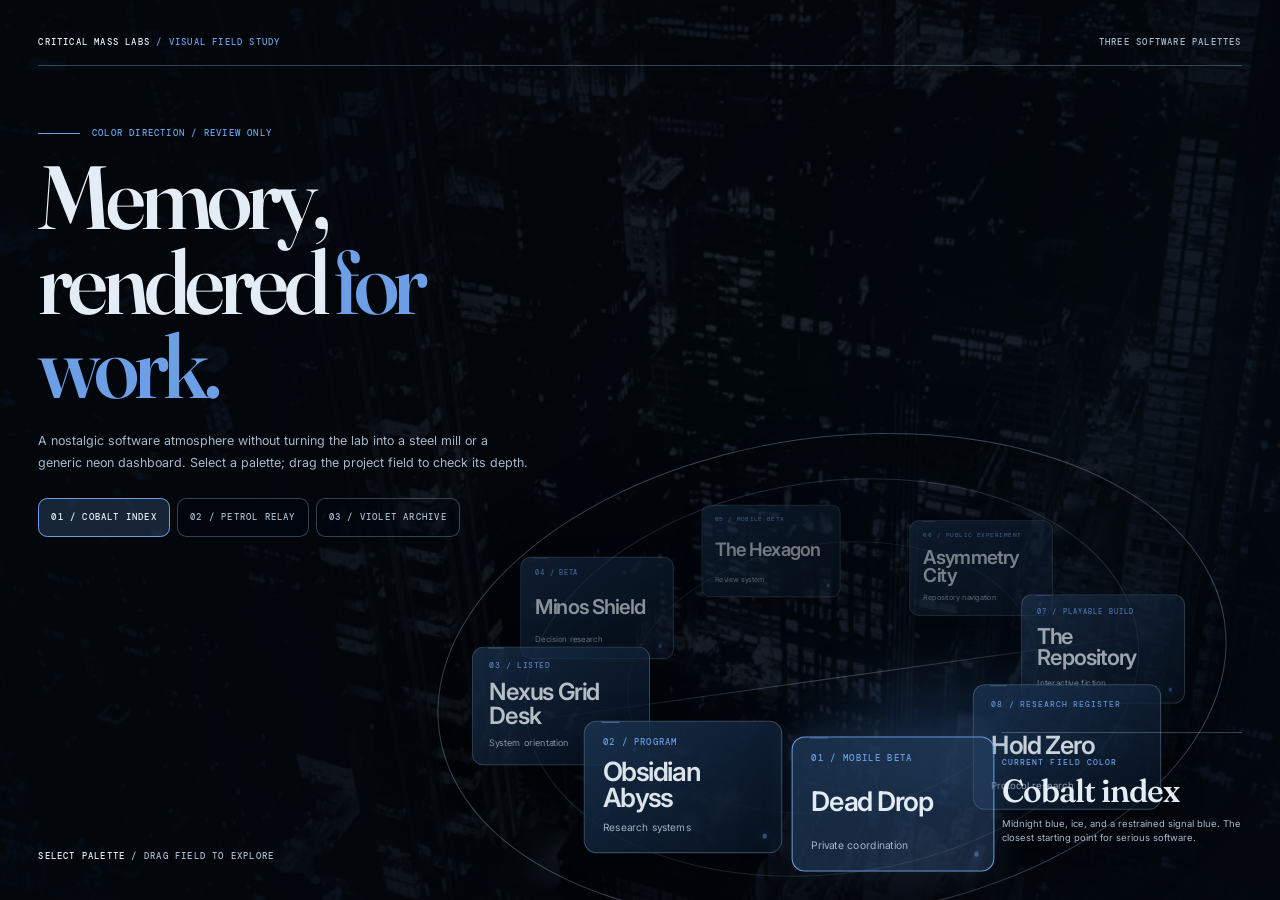
<file: prototypes/orbit-color-studies.html>
<!doctype html>
<html lang="en">
  <head>
    <meta charset="utf-8">
    <meta name="viewport" content="width=device-width, initial-scale=1">
    <title>Critical Mass Labs — Field color studies</title>
    <link rel="preconnect" href="https://fonts.googleapis.com">
    <link rel="preconnect" href="https://fonts.gstatic.com" crossorigin>
    <link href="https://fonts.googleapis.com/css2?family=DM+Mono:wght@400;500&family=Fraunces:opsz,wght,SOFT@9..144,500..650,0..100&family=Inter:wght@400;500;600&display=swap" rel="stylesheet">
    <style>
      :root { color-scheme:dark; --ink:#07111f; --ink-2:#0d223b; --paper:#e4edf5; --soft:#a6b9ca; --line:rgba(188,217,242,.28); --accent:#6c9fe6; --accent-soft:rgba(108,159,230,.2); --panel:rgba(8,20,36,.8); --panel-hi:rgba(26,51,80,.9); --halo:rgba(72,139,225,.25); --mono:"DM Mono",monospace; --display:"Fraunces",Georgia,serif; --body:Inter,Arial,sans-serif; }
      [data-palette="petrol"] { --ink:#071a20; --ink-2:#103942; --paper:#e2e8e2; --soft:#a3b9b7; --line:rgba(169,221,217,.28); --accent:#62bfc0; --accent-soft:rgba(98,191,192,.18); --panel:rgba(7,27,32,.82); --panel-hi:rgba(18,65,70,.9); --halo:rgba(68,169,163,.23); }
      [data-palette="violet"] { --ink:#120d1d; --ink-2:#2a1b46; --paper:#eee7f1; --soft:#c1aec9; --line:rgba(222,190,235,.28); --accent:#b38bd4; --accent-soft:rgba(179,139,212,.19); --panel:rgba(22,13,35,.84); --panel-hi:rgba(61,35,79,.92); --halo:rgba(162,104,205,.24); }
      * { box-sizing:border-box; }
      body { min-width:320px; margin:0; overflow:hidden; background:var(--ink); color:var(--paper); font-family:var(--body); }
      .stage { position:relative; isolation:isolate; display:grid; min-height:100svh; grid-template-rows:auto 1fr auto; overflow:hidden; padding:clamp(1.15rem,3vw,2.6rem); }
      .stage::before { position:absolute; z-index:-3; inset:0; content:""; background:url("../assets/hero-city-night.jpg") 50% 49%/cover no-repeat; filter:grayscale(1) contrast(1.1) brightness(.48); opacity:.62; }
      .stage::after { position:absolute; z-index:-2; inset:0; content:""; background:radial-gradient(ellipse 72% 85% at 66% 48%,transparent 0,rgba(1,5,13,.22) 46%,var(--ink) 105%),linear-gradient(114deg,var(--ink) 3%,rgba(7,17,31,.64) 50%,var(--ink-2) 120%); mix-blend-mode:multiply; pointer-events:none; }
      .topline { position:relative; z-index:2; display:flex; align-items:center; justify-content:space-between; gap:1rem; padding-bottom:1.1rem; border-bottom:1px solid var(--line); }
      .brand,.index,.palette button,.eyebrow,.hint { font:500 .58rem/1 var(--mono); letter-spacing:.13em; text-transform:uppercase; }
      .brand { margin:0; color:var(--paper); }.brand i { color:var(--accent); font-style:normal; }.index { margin:0; color:var(--soft); }
      .intro { position:relative; z-index:2; align-self:start; max-width:38rem; padding-top:clamp(2.1rem,7vh,6rem); }.eyebrow { display:flex; gap:.75rem; align-items:center; margin:0 0 1.05rem; color:var(--accent); }.eyebrow::before { width:2.6rem; height:1px; content:""; background:currentColor; }
      h1 { max-width:10ch; margin:0; font:550 clamp(3.25rem,7vw,7.1rem)/.94 var(--display); letter-spacing:-.06em; } h1 em { color:var(--accent); font-style:normal; }.lead { max-width:31rem; margin:1.4rem 0 0; color:var(--soft); font-size:clamp(.78rem,.95vw,.94rem); line-height:1.7; }
      .palette { position:relative; z-index:3; display:flex; flex-wrap:wrap; gap:.45rem; margin-top:1.55rem; }.palette button { min-height:2.45rem; padding:0 .75rem; border:1px solid var(--line); border-radius:.58rem; background:rgba(3,10,20,.28); color:var(--soft); cursor:pointer; transition:background .18s ease,border-color .18s ease,color .18s ease,transform .18s ease; }.palette button:hover,.palette button:focus-visible,.palette button[aria-pressed="true"] { border-color:var(--accent); background:var(--accent-soft); color:var(--paper); outline:none; }.palette button:hover { transform:translateY(-1px); }
      .orbit-shell { position:absolute; z-index:1; right:clamp(1.1rem,4vw,4rem); bottom:clamp(-2.5rem,-2vh,-.5rem); width:min(62vw,56rem); aspect-ratio:1.65/1; touch-action:none; user-select:none; cursor:grab; }.orbit-shell.is-dragging { cursor:grabbing; }.orbit-shell::before { position:absolute; inset:4% 3%; content:""; border-radius:50%; background:radial-gradient(ellipse 36% 27% at var(--light-x,58%) var(--light-y,58%),var(--halo),transparent 72%); filter:blur(1.5rem); pointer-events:none; }
      .orbit { position:absolute; inset:0; border:1px solid var(--line); border-radius:50%; box-shadow:0 1.2rem 4rem rgba(0,0,0,.35),inset 0 0 6rem rgba(0,0,0,.5); transform:rotate(-8deg); }.orbit::before,.orbit::after { position:absolute; inset:9% 11%; content:""; border:1px solid var(--line); border-radius:50%; opacity:.58; }.orbit::after { inset:22% 24%; opacity:.35; }.axis { position:absolute; top:50%; left:5%; width:90%; height:1px; background:linear-gradient(90deg,transparent,var(--line),transparent); transform:rotate(-8deg); }
      .card { position:absolute; display:flex; flex-direction:column; justify-content:space-between; width:clamp(10.15rem,15vw,15rem); min-height:clamp(6.55rem,10vw,9.1rem); padding:1rem 1.1rem; border:1px solid var(--line); border-radius:.78rem; background:linear-gradient(145deg,var(--panel-hi),var(--panel)); box-shadow:0 1rem 2.8rem rgba(0,0,0,.34); color:var(--paper); text-decoration:none; transform:translate(-50%,-50%) scale(var(--scale,1)); opacity:var(--opacity,1); transition:transform .22s ease,border-color .22s ease,background .22s ease,box-shadow .22s ease; }.card:hover,.card:focus-visible,.card.is-selected { z-index:10; border-color:var(--accent); background:linear-gradient(145deg,var(--panel-hi),var(--accent-soft)); box-shadow:0 1.1rem 3.2rem rgba(0,0,0,.42),0 0 2rem var(--accent-soft); outline:none; }.card::before { position:absolute; top:0; left:1rem; width:1.1rem; height:1px; content:""; border-radius:0 0 1rem 1rem; background:var(--accent); opacity:.5; transform-origin:left center; animation:signal 4.6s ease-in-out infinite; }.card::after { position:absolute; right:.85rem; bottom:.8rem; width:.3rem; height:.3rem; content:""; border-radius:50%; background:var(--accent); box-shadow:0 0 .75rem var(--accent); opacity:.48; animation:beacon 4.6s ease-in-out infinite; }
      .card:nth-of-type(2)::before,.card:nth-of-type(2)::after { animation-delay:-.7s; }.card:nth-of-type(3)::before,.card:nth-of-type(3)::after { animation-delay:-1.4s; }.card:nth-of-type(4)::before,.card:nth-of-type(4)::after { animation-delay:-2.1s; }.card:nth-of-type(5)::before,.card:nth-of-type(5)::after { animation-delay:-2.8s; }.card:nth-of-type(6)::before,.card:nth-of-type(6)::after { animation-delay:-3.5s; }.card:nth-of-type(7)::before,.card:nth-of-type(7)::after { animation-delay:-4.1s; }.card:nth-of-type(8)::before,.card:nth-of-type(8)::after { animation-delay:-4.45s; }.card small { color:var(--accent); font:500 .52rem/1 var(--mono); letter-spacing:.12em; text-transform:uppercase; }.card strong { margin-top:.55rem; font:600 clamp(1.25rem,2vw,2rem)/.98 var(--body); letter-spacing:-.045em; }.card span { margin-top:.55rem; color:var(--soft); font-size:.61rem; line-height:1.45; }
      .status { position:absolute; z-index:2; right:clamp(1.15rem,3vw,2.6rem); bottom:clamp(2rem,6vh,5rem); width:min(15rem,28vw); padding-top:1rem; border-top:1px solid var(--line); pointer-events:none; }.status small { color:var(--accent); font:500 .53rem var(--mono); letter-spacing:.13em; text-transform:uppercase; }.status strong { display:block; margin-top:.45rem; font:550 clamp(1.45rem,2.5vw,2.5rem)/.95 var(--display); letter-spacing:-.03em; }.status p { margin:.65rem 0 0; color:var(--soft); font-size:.59rem; line-height:1.55; }.hint { position:relative; z-index:2; margin:0; color:var(--soft); }.hint b { color:var(--paper); font-weight:500; }
      @keyframes signal { 0%,12%,100% { opacity:.3; transform:scaleX(.65); } 4% { opacity:.9; transform:scaleX(1.55); } 8% { opacity:.45; transform:scaleX(.9); } } @keyframes beacon { 0%,12%,100% { opacity:.35; transform:scale(1); } 4% { opacity:1; transform:scale(1.65); } 8% { opacity:.55; transform:scale(1.08); } }
      @media (max-width:760px) { .stage { padding:1.15rem; }.brand { font-size:.55rem; }.index { font-size:.48rem; }.intro { max-width:21rem; padding-top:2.05rem; }h1 { max-width:9ch; font-size:clamp(3rem,14vw,4.6rem); }.lead { max-width:18rem; margin-top:1rem; font-size:.72rem; }.palette { max-width:19rem; margin-top:1.15rem; }.palette button { min-height:2.2rem; padding:0 .58rem; font-size:.47rem; }.orbit-shell { right:-13rem; bottom:6rem; width:48rem; aspect-ratio:1.5/1; }.card { width:9.4rem; min-height:6.1rem; padding:.8rem; }.card strong { font-size:1.3rem; }.card span { font-size:.48rem; }.status { right:1.15rem; bottom:1.45rem; width:11.5rem; }.status p { display:none; }.hint { display:none; } }
      @media (max-height:540px) and (min-aspect-ratio:1/1) { .stage { padding:1rem 1.35rem; }.intro { max-width:24rem; padding-top:1.1rem; } h1 { font-size:clamp(2.5rem,6vw,3.8rem); }.lead { max-width:24rem; margin-top:.7rem; font-size:.6rem; }.palette { margin-top:.75rem; }.palette button { min-height:1.8rem; }.orbit-shell { right:-2.5rem; bottom:3rem; width:min(62vw,39rem); aspect-ratio:1.8/1; }.card { width:8.6rem; min-height:5.6rem; padding:.7rem; }.card strong { font-size:1.15rem; }.card span { display:none; }.status { display:none; } }
      @media (prefers-reduced-motion:reduce) { .card,.palette button { transition:none; }.card::before,.card::after { animation:none; } }
    </style>
  </head>
  <body data-palette="cobalt">
    <main class="stage">
      <header class="topline"><p class="brand">Critical Mass Labs <i>/ visual field study</i></p><p class="index">three software palettes</p></header>
      <section class="intro" aria-labelledby="study-title"><p class="eyebrow">Color direction / review only</p><h1 id="study-title">Memory, rendered <em>for work.</em></h1><p class="lead">A nostalgic software atmosphere without turning the lab into a steel mill or a generic neon dashboard. Select a palette; drag the project field to check its depth.</p><div class="palette" aria-label="Choose a color palette"><button type="button" data-palette-choice="cobalt" aria-pressed="true">01 / Cobalt index</button><button type="button" data-palette-choice="petrol" aria-pressed="false">02 / Petrol relay</button><button type="button" data-palette-choice="violet" aria-pressed="false">03 / Violet archive</button></div></section>
      <div class="orbit-shell" id="orbit" aria-label="Interactive project orbit"><div class="orbit" aria-hidden="true"></div><div class="axis" aria-hidden="true"></div><a class="card is-selected" href="#dead-drop"><small>01 / mobile beta</small><strong>Dead Drop</strong><span>Private coordination</span></a><a class="card" href="#obsidian"><small>02 / program</small><strong>Obsidian Abyss</strong><span>Research systems</span></a><a class="card" href="#nexus"><small>03 / listed</small><strong>Nexus Grid Desk</strong><span>System orientation</span></a><a class="card" href="#minos"><small>04 / beta</small><strong>Minos Shield</strong><span>Decision research</span></a><a class="card" href="#hexagon"><small>05 / mobile beta</small><strong>The Hexagon</strong><span>Review system</span></a><a class="card" href="#asymmetry"><small>06 / public experiment</small><strong>Asymmetry City</strong><span>Repository navigation</span></a><a class="card" href="#repository"><small>07 / playable build</small><strong>The Repository</strong><span>Interactive fiction</span></a><a class="card" href="#hold-zero"><small>08 / research register</small><strong>Hold Zero</strong><span>Protocol research</span></a></div>
      <aside class="status" aria-live="polite"><small>Current field color</small><strong id="palette-name">Cobalt index</strong><p id="palette-note">Midnight blue, ice, and a restrained signal blue. The closest starting point for serious software.</p></aside><p class="hint"><b>Select palette</b> / drag field to explore</p>
    </main>
    <script>
      const orbit=document.querySelector('#orbit'),cards=[...document.querySelectorAll('.card')],choices=[...document.querySelectorAll('[data-palette-choice]')],name=document.querySelector('#palette-name'),note=document.querySelector('#palette-note');
      const paletteCopy={cobalt:['Cobalt index','Midnight blue, ice, and a restrained signal blue. The closest starting point for serious software.'],petrol:['Petrol relay','Deep green-blue with cool teal. More technical equipment than heavy industry.'],violet:['Violet archive','Dark plum, mist, and an archival signal tone. The most editorial and memory-driven.']};
      let rotation=1.35,startX=0,startRotation=0,dragging=false,moved=false,tickIndex=null,audioContext=null;
      function playDetent(){const AudioContextClass=window.AudioContext||window.webkitAudioContext;if(!AudioContextClass)return;audioContext??=new AudioContextClass();if(audioContext.state==='suspended')audioContext.resume();const now=audioContext.currentTime,oscillator=audioContext.createOscillator(),gain=audioContext.createGain();oscillator.type='triangle';oscillator.frequency.setValueAtTime(780,now);gain.gain.setValueAtTime(.0001,now);gain.gain.exponentialRampToValueAtTime(.018,now+.002);gain.gain.exponentialRampToValueAtTime(.0001,now+.03);oscillator.connect(gain).connect(audioContext.destination);oscillator.start(now);oscillator.stop(now+.035);}
      function tickForRotation(){const nextTick=Math.round(rotation/(Math.PI*2/cards.length));if(tickIndex===nextTick)return;tickIndex=nextTick;playDetent();}
      function render(){const box=orbit.getBoundingClientRect(),rx=box.width*.35,ry=box.height*.27;orbit.style.setProperty('--light-x',`${(57+Math.cos(rotation-.55)*14).toFixed(2)}%`);orbit.style.setProperty('--light-y',`${(57+Math.sin(rotation-.55)*10).toFixed(2)}%`);cards.forEach((card,i)=>{const angle=rotation+i/cards.length*Math.PI*2,depth=(Math.sin(angle)+1)/2;card.style.left=`${box.width/2+Math.cos(angle)*rx}px`;card.style.top=`${box.height/2+Math.sin(angle)*ry}px`;card.style.setProperty('--scale',(.72+depth*.34).toFixed(3));card.style.setProperty('--opacity',(.48+depth*.52).toFixed(3));card.style.zIndex=String(Math.round(depth*20));});}
      choices.forEach(button=>button.addEventListener('click',()=>{const palette=button.dataset.paletteChoice;document.body.dataset.palette=palette;choices.forEach(item=>item.setAttribute('aria-pressed',String(item===button)));[name.textContent,note.textContent]=paletteCopy[palette];history.replaceState(null,'',`#${palette}`);}));
      orbit.addEventListener('pointerdown',event=>{startX=event.clientX;startRotation=rotation;dragging=true;moved=false;tickIndex=Math.round(rotation/(Math.PI*2/cards.length));orbit.classList.add('is-dragging');orbit.setPointerCapture(event.pointerId);});orbit.addEventListener('pointermove',event=>{if(!dragging)return;const delta=event.clientX-startX;moved ||= Math.abs(delta)>5;rotation=startRotation+delta/Math.max(180,orbit.clientWidth*.45);if(moved)tickForRotation();render();});orbit.addEventListener('pointerup',event=>{dragging=false;orbit.classList.remove('is-dragging');orbit.releasePointerCapture?.(event.pointerId);});cards.forEach(card=>card.addEventListener('click',event=>{event.preventDefault();if(!moved){cards.forEach(item=>item.classList.toggle('is-selected',item===card));}}));addEventListener('resize',render,{passive:true});const initial=location.hash.slice(1);if(paletteCopy[initial])document.querySelector(`[data-palette-choice="${initial}"]`).click();render();
    </script>
  </body>
</html>
</file>
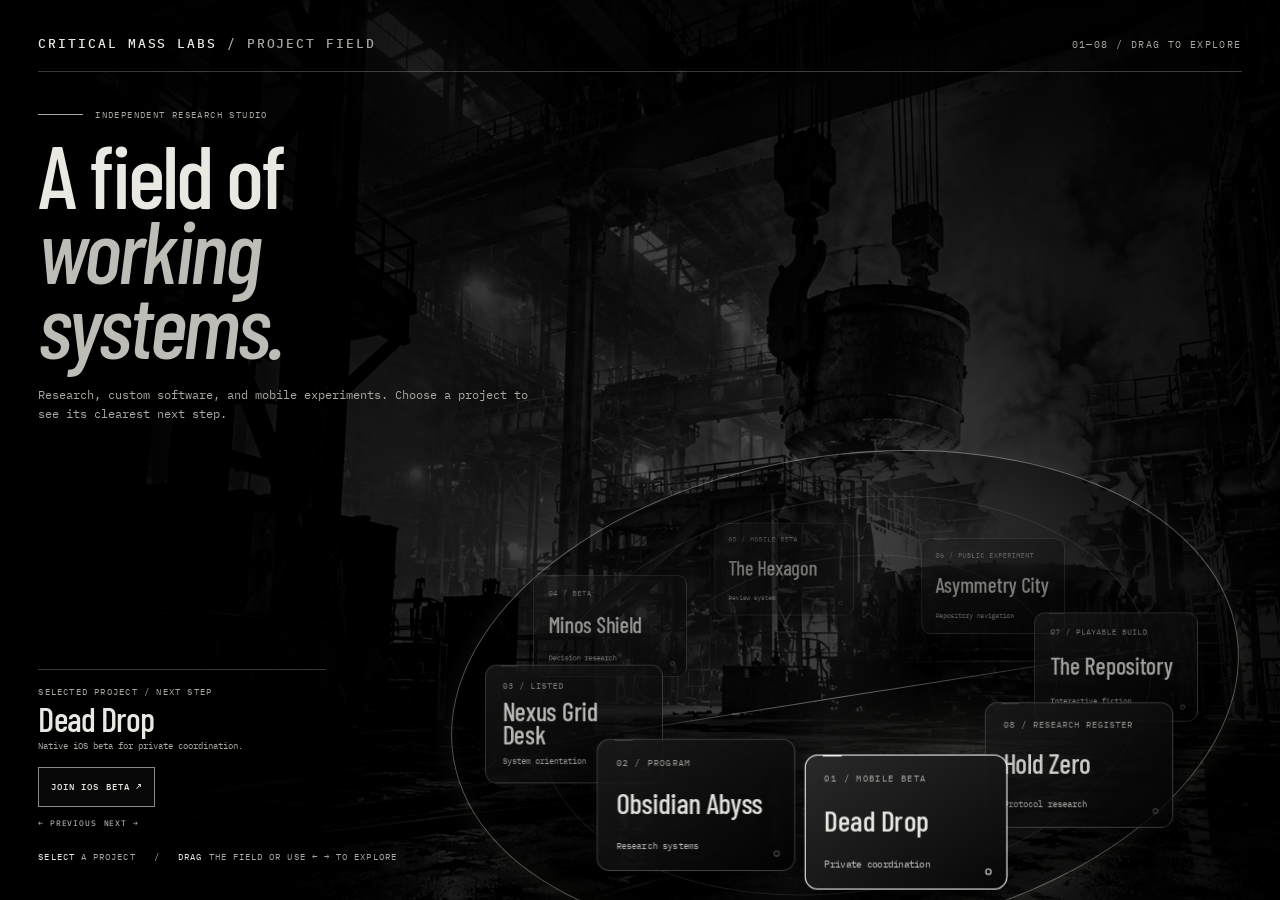
<file: prototypes/orbit-preview.html>
<!doctype html>
<html lang="en">
  <head>
    <meta charset="utf-8">
    <meta name="viewport" content="width=device-width, initial-scale=1">
    <title>Critical Mass Labs — Orbit concept</title>
    <link rel="preconnect" href="https://fonts.googleapis.com">
    <link rel="preconnect" href="https://fonts.gstatic.com" crossorigin>
    <link href="https://fonts.googleapis.com/css2?family=Barlow+Condensed:ital,wght@0,500;0,600;1,500&family=IBM+Plex+Mono:wght@400;500&display=swap" rel="stylesheet">
    <style>
      :root { color-scheme: dark; --ink:#070707; --steel:#e9e8e3; --muted:#a8a7a1; --line:rgba(255,255,255,.22); --panel:rgba(11,11,12,.72); --mono:"IBM Plex Mono",monospace; --display:"Barlow Condensed","Arial Narrow",sans-serif; }
      * { box-sizing:border-box; }
      body { margin:0; min-width:320px; overflow:hidden; background:var(--ink); color:var(--steel); font-family:var(--mono); }
      .stage { position:relative; isolation:isolate; min-height:100svh; overflow:hidden; display:grid; grid-template-rows:auto 1fr auto; padding:clamp(1.15rem,3vw,2.6rem); }
      .stage::before { position:absolute; z-index:-3; inset:0; content:""; background:url("../assets/hero-forge-wide.png") 58% center/cover no-repeat; filter:grayscale(1) contrast(1.1) brightness(.42); }
      .stage::after { position:absolute; z-index:-2; inset:0; content:""; background:radial-gradient(ellipse 70% 72% at 52% 52%,rgba(0,0,0,.16),rgba(0,0,0,.9) 100%),linear-gradient(90deg,rgba(0,0,0,.8),transparent 48%,rgba(0,0,0,.45)); pointer-events:none; }
      .topline { position:relative; z-index:1; display:flex; align-items:center; justify-content:space-between; gap:1rem; padding-bottom:1.2rem; border-bottom:1px solid var(--line); }
      .brand { margin:0; color:var(--steel); font:500 clamp(.7rem,1vw,.86rem)/1 var(--mono); letter-spacing:.15em; text-transform:uppercase; }
      .brand i { color:var(--muted); font-style:normal; }
      .index { margin:0; color:var(--muted); font-size:.62rem; letter-spacing:.14em; text-transform:uppercase; }
      .intro { position:relative; z-index:1; align-self:start; max-width:34rem; padding-top:clamp(1.6rem,4vh,4rem); pointer-events:none; }
      .eyebrow { display:flex; align-items:center; gap:.75rem; margin:0 0 .95rem; color:var(--muted); font-size:.58rem; letter-spacing:.15em; text-transform:uppercase; }
      .eyebrow::before { width:2.8rem; height:1px; content:""; background:currentColor; }
      h1 { max-width:10ch; margin:0; font:500 clamp(3.6rem,7vw,7.5rem)/.84 var(--display); letter-spacing:-.035em; }
      h1 em { color:#bdbcb7; font-weight:500; }
      .intro p:last-child { max-width:32rem; margin:1.45rem 0 0; color:var(--muted); font-size:clamp(.7rem,.9vw,.86rem); line-height:1.7; }
      .orbit-shell { position:absolute; z-index:1; right:clamp(1.15rem,3vw,2.6rem); bottom:clamp(-4.5rem,-4vh,-1.5rem); width:min(62vw,56rem); aspect-ratio:1.65/1; touch-action:none; user-select:none; cursor:grab; }
      .orbit-shell.is-dragging { cursor:grabbing; }
      .orbit-shell::before { position:absolute; z-index:0; inset:5% 3%; content:""; border-radius:50%; background:radial-gradient(ellipse 34% 25% at var(--light-x,62%) var(--light-y,62%),rgba(248,245,227,.22),rgba(245,241,218,.07) 32%,transparent 74%); filter:blur(1.35rem); opacity:.72; pointer-events:none; transition:background .32s ease-out; }
      .orbit-shell::after { position:absolute; z-index:0; inset:0; content:""; border-radius:50%; background:linear-gradient(112deg,transparent 39%,rgba(255,253,239,.08) 49%,transparent 58%); mix-blend-mode:screen; opacity:.55; pointer-events:none; transform:rotate(-9deg); }
      .orbit { position:absolute; z-index:1; inset:0; border:1px solid rgba(255,255,255,.32); border-radius:50%; transform:rotate(-9deg); box-shadow:0 .25rem 1.5rem rgba(245,242,221,.08),inset 0 0 7rem rgba(0,0,0,.72),inset 0 -.8rem 1.8rem rgba(255,251,225,.05); animation:rim-heat 8.5s ease-in-out infinite; }
      .orbit::before,.orbit::after { position:absolute; inset:9% 11%; content:""; border:1px solid rgba(255,255,255,.1); border-radius:50%; }
      .orbit::after { inset:21% 23%; border-color:rgba(255,255,255,.07); }
      .axis { position:absolute; z-index:1; top:50%; left:4%; width:92%; height:1px; background:linear-gradient(90deg,transparent,rgba(255,255,255,.38),transparent); transform:rotate(-9deg); }
      .card { position:absolute; display:flex; flex-direction:column; justify-content:space-between; width:clamp(10.3rem,15vw,15rem); min-height:clamp(6.6rem,10vw,9.2rem); padding:1rem 1.1rem; border:1px solid var(--line); border-radius:.78rem; background:linear-gradient(145deg,rgba(28,28,29,.92),rgba(4,4,4,.88)); box-shadow:0 1rem 2.8rem rgba(0,0,0,.38); color:var(--steel); text-decoration:none; transform:translate(-50%,-50%) scale(var(--scale,1)); opacity:var(--opacity,1); transition:transform .22s ease, border-color .22s ease, background .22s ease, opacity .22s ease; will-change:left,top,transform; }
      .card:hover,.card:focus-visible,.card.is-selected { z-index:10; border-color:#fff; background:linear-gradient(145deg,rgba(44,44,45,.98),rgba(8,8,8,.95)); outline:none; }
      .card::before { position:absolute; top:0; left:1rem; width:1.15rem; height:1px; content:""; background:var(--steel); opacity:.22; transform-origin:left center; animation:card-signal 4.6s cubic-bezier(.42,0,.22,1) infinite; }
      .card::after { position:absolute; right:.85rem; bottom:.8rem; width:.28rem; height:.28rem; content:""; border:1px solid var(--steel); border-radius:50%; opacity:.34; animation:card-beacon 4.6s ease-in-out infinite; }
      .card:nth-of-type(2)::before,.card:nth-of-type(2)::after { animation-delay:-.75s; }
      .card:nth-of-type(3)::before,.card:nth-of-type(3)::after { animation-delay:-1.45s; }
      .card:nth-of-type(4)::before,.card:nth-of-type(4)::after { animation-delay:-2.1s; }
      .card:nth-of-type(5)::before,.card:nth-of-type(5)::after { animation-delay:-2.85s; }
      .card:nth-of-type(6)::before,.card:nth-of-type(6)::after { animation-delay:-3.5s; }
      .card:nth-of-type(7)::before,.card:nth-of-type(7)::after { animation-delay:-4.1s; }
      .card:nth-of-type(8)::before,.card:nth-of-type(8)::after { animation-delay:-4.45s; }
      .card:hover::before,.card:focus-visible::before,.card.is-selected::before { opacity:.9; animation-duration:1.15s; }
      .card:hover::after,.card:focus-visible::after,.card.is-selected::after { opacity:.95; animation-duration:1.15s; }
      .card small { color:var(--muted); font-size:.54rem; letter-spacing:.12em; text-transform:uppercase; }
      .card strong { margin-top:.55rem; font:500 clamp(1.55rem,2.2vw,2.45rem)/.9 var(--display); letter-spacing:-.01em; }
      .card span { margin-top:.55rem; color:#c4c3be; font-size:.57rem; line-height:1.45; }
      .status { position:absolute; z-index:2; left:clamp(1.15rem,3vw,2.6rem); bottom:clamp(4rem,8vh,6rem); display:grid; gap:.35rem; width:min(18rem,32vw); padding:1rem 0 0; border-top:1px solid var(--line); pointer-events:none; }
      .status small { color:var(--muted); font-size:.54rem; letter-spacing:.14em; text-transform:uppercase; }
      .status strong { font:500 clamp(1.55rem,2.7vw,2.7rem)/.9 var(--display); letter-spacing:-.025em; }
      .status p { margin:0; color:var(--muted); font-size:.59rem; line-height:1.55; }
      .focus-action { display:inline-flex; width:max-content; min-height:2.5rem; align-items:center; gap:.55rem; margin-top:.45rem; padding:.55rem .7rem; border:1px solid rgba(255,255,255,.52); background:rgba(255,255,255,.03); color:var(--steel); cursor:pointer; font:500 .54rem var(--mono); letter-spacing:.13em; text-transform:uppercase; pointer-events:auto; transition:background .18s ease,border-color .18s ease,transform .18s ease; }
      .focus-action:hover,.focus-action:focus-visible { border-color:#fff; background:rgba(255,255,255,.12); outline:none; transform:translateY(-1px); }
      .cycle-controls { display:flex; gap:.45rem; margin-top:.35rem; pointer-events:auto; }
      .cycle-controls button { padding:0; border:0; background:none; color:var(--muted); cursor:pointer; font:500 .5rem var(--mono); letter-spacing:.1em; text-transform:uppercase; }
      .cycle-controls button:hover,.cycle-controls button:focus-visible { color:var(--steel); outline:none; }
      .project-note { width:min(30rem,calc(100vw - 2rem)); padding:clamp(1.4rem,4vw,2.5rem); border:1px solid rgba(255,255,255,.38); background:linear-gradient(135deg,rgba(35,35,35,.96),rgba(8,8,8,.98)); box-shadow:0 2rem 6rem rgba(0,0,0,.72); color:var(--steel); }
      .project-note::backdrop { background:rgba(0,0,0,.72); backdrop-filter:blur(.35rem); }
      .project-note small { color:var(--muted); font:.55rem var(--mono); letter-spacing:.14em; text-transform:uppercase; }
      .project-note h2 { margin:.8rem 0; font:500 clamp(2.5rem,8vw,4rem)/.9 var(--display); letter-spacing:-.02em; }
      .project-note p { max-width:31rem; margin:0; color:var(--muted); font:.78rem/1.7 var(--mono); }
      .project-note form { margin-top:1.7rem; }
      .project-note button { min-height:2.5rem; padding:0 .8rem; border:1px solid var(--line); background:transparent; color:var(--steel); cursor:pointer; font:.56rem var(--mono); letter-spacing:.12em; text-transform:uppercase; }
      .hint { position:relative; z-index:1; margin:0; color:var(--muted); font-size:.56rem; letter-spacing:.12em; text-transform:uppercase; }
      .hint b { color:var(--steel); font-weight:400; }
      @media (max-width:760px) {
        .stage { min-height:100svh; padding:1.15rem; }
        .topline { padding-bottom:.9rem; }
        .brand { font-size:.58rem; }
        .index { font-size:.5rem; }
        .intro { padding-top:1.65rem; }
        h1 { max-width:9.5ch; font-size:clamp(3.4rem,15vw,5.2rem); }
        .intro p:last-child { max-width:20rem; margin-top:1rem; font-size:.65rem; }
        .orbit-shell { right:-13rem; bottom:7rem; width:48rem; aspect-ratio:1.5/1; }
        .card { width:9.6rem; min-height:6.15rem; padding:.8rem; }
        .card strong { font-size:1.55rem; }
        .card span { font-size:.48rem; }
        .status { right:1.15rem; bottom:2rem; left:auto; width:12rem; }
        .status strong { font-size:1.8rem; }
        .status p,.cycle-controls { display:none; }
        .focus-action { min-height:2.25rem; margin-top:.2rem; font-size:.48rem; }
        .hint { display:none; }
      }
      @media (max-height:540px) and (min-aspect-ratio:1/1) {
        .stage { padding:1rem 1.35rem; }
        .intro { max-width:24rem; padding-top:1rem; }
        h1 { font-size:clamp(2.7rem,7vw,4rem); }
        .intro p:last-child { max-width:24rem; margin-top:.65rem; font-size:.57rem; }
        .orbit-shell { right:-2.5rem; bottom:4rem; width:min(62vw,39rem); aspect-ratio:1.8/1; }
        .card { width:8.7rem; min-height:5.7rem; padding:.7rem; }
        .card strong { font-size:1.35rem; }
        .card span { display:none; }
        .status { display:none; }
        .status small { font-size:.46rem; }
        .status strong { font-size:1.45rem; }
      }
      @keyframes rim-heat { 0%,100% { border-color:rgba(255,255,255,.22); box-shadow:0 .15rem .95rem rgba(245,242,221,.04),inset 0 0 7rem rgba(0,0,0,.72),inset 0 -.8rem 1.8rem rgba(255,251,225,.025); } 50% { border-color:rgba(255,255,255,.4); box-shadow:0 .35rem 1.9rem rgba(245,242,221,.13),inset 0 0 7rem rgba(0,0,0,.68),inset 0 -.8rem 1.8rem rgba(255,251,225,.1); } }
      @keyframes card-signal { 0%,12%,100% { opacity:.2; transform:scaleX(.6); } 4% { opacity:.8; transform:scaleX(1.65); } 8% { opacity:.38; transform:scaleX(.9); } }
      @keyframes card-beacon { 0%,12%,100% { opacity:.28; transform:scale(1); } 4% { opacity:.9; transform:scale(1.7); } 8% { opacity:.36; transform:scale(1.08); } }
      @media (prefers-reduced-motion:reduce) { .card { transition:none; } .card::before,.card::after,.orbit { animation:none; } .orbit-shell::before { transition:none; } }
    </style>
  </head>
  <body>
    <main class="stage">
      <header class="topline">
        <p class="brand">Critical Mass Labs <i>/ project field</i></p>
        <p class="index">01—08 / drag to explore</p>
      </header>
      <section class="intro" aria-labelledby="orbit-title">
        <p class="eyebrow">Independent research studio</p>
        <h1 id="orbit-title">A field of <em>working systems.</em></h1>
        <p>Research, custom software, and mobile experiments. Choose a project to see its clearest next step.</p>
      </section>
      <div class="orbit-shell" id="orbit" aria-label="Interactive project orbit">
        <div class="orbit" aria-hidden="true"></div><div class="axis" aria-hidden="true"></div>
        <a class="card is-selected" href="#dead-drop" data-title="Dead Drop" data-body="Native iOS beta for private coordination." data-action="Join iOS beta" data-url="https://testflight.apple.com/join/KZcgDpPF"><small>01 / mobile beta</small><strong>Dead Drop</strong><span>Private coordination</span></a>
        <a class="card" href="#obsidian-abyss" data-title="Obsidian Abyss" data-body="A live research and systems program." data-action="Visit project site" data-url="https://obsidianabyss.com/"><small>02 / program</small><strong>Obsidian Abyss</strong><span>Research systems</span></a>
        <a class="card" href="#nexus-grid-desk" data-title="Nexus Grid Desk" data-body="A listed tool for system orientation." data-action="Open Railway template" data-url="https://railway.com/deploy/nexus-grid-desk"><small>03 / listed</small><strong>Nexus Grid Desk</strong><span>System orientation</span></a>
        <a class="card" href="#minos-shield" data-title="Minos Shield" data-body="Decision-path research for constrained systems." data-action="Read field note"><small>04 / beta</small><strong>Minos Shield</strong><span>Decision research</span></a>
        <a class="card" href="#the-hexagon" data-title="The Hexagon" data-body="A six-perspective mobile review system." data-action="Join iOS beta" data-url="https://testflight.apple.com/join/G59bJtwQ"><small>05 / mobile beta</small><strong>The Hexagon</strong><span>Review system</span></a>
        <a class="card" href="#asymmetry-city" data-title="Asymmetry City" data-body="A repository-derived city view for orientation without publishing source contents."><small>06 / public experiment</small><strong>Asymmetry City</strong><span>Repository navigation</span></a>
        <a class="card" href="#the-repository" data-title="The Repository" data-body="A playable browser project exploring systems, attention, and the human inside the interface."><small>07 / playable build</small><strong>The Repository</strong><span>Interactive fiction</span></a>
        <a class="card" href="#hold-zero" data-title="Hold Zero" data-body="A bounded public research register for privacy-protocol work and test artifacts."><small>08 / research register</small><strong>Hold Zero</strong><span>Protocol research</span></a>
      </div>
      <aside class="status" aria-live="polite"><small id="selected-label">Selected project / next step</small><strong id="selected-title">Dead Drop</strong><p id="selected-body">Native iOS beta for private coordination.</p><button class="focus-action" id="selected-action" type="button">Join iOS beta ↗</button><div class="cycle-controls"><button id="previous-project" type="button">← previous</button><button id="next-project" type="button">next →</button></div></aside>
      <p class="hint"><b>Select</b> a project &nbsp; / &nbsp; <b>drag</b> the field or use ← → to explore</p>
    </main>
    <dialog class="project-note" id="project-note" aria-labelledby="note-title"><small>Project field / current note</small><h2 id="note-title"></h2><p id="note-body"></p><form method="dialog"><button type="submit">Return to field</button></form></dialog>
    <script>
      const orbit = document.querySelector('#orbit');
      const cards = [...document.querySelectorAll('.card')];
      const selectedTitle = document.querySelector('#selected-title');
      const selectedBody = document.querySelector('#selected-body');
      const selectedAction = document.querySelector('#selected-action');
      const previousProject = document.querySelector('#previous-project');
      const nextProject = document.querySelector('#next-project');
      const projectNote = document.querySelector('#project-note');
      const noteTitle = document.querySelector('#note-title');
      const noteBody = document.querySelector('#note-body');
      let selectedIndex = 0;
      let rotation = 1.35, startX = 0, startRotation = 0, dragging = false, moved = false, tickIndex = null, audioContext = null;
      const playDetent = () => {
        const AudioContextClass = window.AudioContext || window.webkitAudioContext;
        if (!AudioContextClass) return;
        audioContext ??= new AudioContextClass();
        if (audioContext.state === 'suspended') audioContext.resume();
        const now = audioContext.currentTime, oscillator = audioContext.createOscillator(), gain = audioContext.createGain();
        oscillator.type = 'triangle'; oscillator.frequency.setValueAtTime(780, now);
        gain.gain.setValueAtTime(.0001, now); gain.gain.exponentialRampToValueAtTime(.018, now + .002); gain.gain.exponentialRampToValueAtTime(.0001, now + .03);
        oscillator.connect(gain).connect(audioContext.destination); oscillator.start(now); oscillator.stop(now + .035);
      };
      const tickForRotation = () => {
        const nextTick = Math.round(rotation / (Math.PI * 2 / cards.length));
        if (tickIndex === nextTick) return;
        tickIndex = nextTick; playDetent();
      };
      const render = () => {
        const box = orbit.getBoundingClientRect();
        const radiusX = box.width * .35, radiusY = box.height * .27;
        orbit.style.setProperty('--light-x', `${(57 + Math.cos(rotation - .55) * 14).toFixed(2)}%`);
        orbit.style.setProperty('--light-y', `${(57 + Math.sin(rotation - .55) * 10).toFixed(2)}%`);
        cards.forEach((card, index) => {
          const angle = rotation + (index / cards.length) * Math.PI * 2;
          const depth = (Math.sin(angle) + 1) / 2;
          card.style.left = `${box.width / 2 + Math.cos(angle) * radiusX}px`;
          card.style.top = `${box.height / 2 + Math.sin(angle) * radiusY}px`;
          card.style.setProperty('--scale', (.72 + depth * .34).toFixed(3));
          card.style.setProperty('--opacity', (.48 + depth * .52).toFixed(3));
          card.style.zIndex = String(Math.round(depth * 20));
        });
      };
      const select = card => {
        cards.forEach(item => item.classList.toggle('is-selected', item === card));
        selectedIndex = cards.indexOf(card);
        selectedTitle.textContent = card.dataset.title;
        selectedBody.textContent = card.dataset.body;
        selectedAction.textContent = `${card.dataset.action} ${card.dataset.url ? '↗' : '→'}`;
        selectedAction.dataset.url = card.dataset.url || '';
      };
      const cycleProject = direction => {
        selectedIndex = (selectedIndex + direction + cards.length) % cards.length;
        rotation = Math.PI / 2 - (selectedIndex / cards.length) * Math.PI * 2;
        tickIndex = Math.round(rotation / (Math.PI * 2 / cards.length));
        playDetent();
        render();
        select(cards[selectedIndex]);
      };
      selectedAction.addEventListener('click', () => {
        const selected = cards[selectedIndex];
        if (selected.dataset.url) {
          window.open(selected.dataset.url, '_blank', 'noopener');
          return;
        }
        noteTitle.textContent = selected.dataset.title;
        noteBody.textContent = `${selected.dataset.body} A public destination is not presented here until there is a useful one to show.`;
        projectNote.showModal();
      });
      previousProject.addEventListener('click', () => cycleProject(-1));
      nextProject.addEventListener('click', () => cycleProject(1));
      orbit.addEventListener('pointerdown', event => {
        startX = event.clientX; startRotation = rotation; dragging = true; moved = false;
        tickIndex = Math.round(rotation / (Math.PI * 2 / cards.length));
        orbit.classList.add('is-dragging'); orbit.setPointerCapture(event.pointerId);
      });
      orbit.addEventListener('pointermove', event => {
        if (!dragging) return;
        const delta = event.clientX - startX;
        moved ||= Math.abs(delta) > 5;
        rotation = startRotation + delta / Math.max(180, orbit.clientWidth * .45);
        if (moved) tickForRotation();
        render();
      });
      orbit.addEventListener('pointerup', event => {
        dragging = false; orbit.classList.remove('is-dragging'); orbit.releasePointerCapture?.(event.pointerId);
      });
      cards.forEach(card => card.addEventListener('click', event => {
        event.preventDefault();
        if (!moved) select(card);
      }));
      addEventListener('keydown', event => {
        if (projectNote.open) return;
        if (event.key === 'ArrowLeft') { event.preventDefault(); cycleProject(-1); }
        if (event.key === 'ArrowRight') { event.preventDefault(); cycleProject(1); }
      });
      addEventListener('resize', render, { passive:true });
      render();
    </script>
  </body>
</html>
</file>
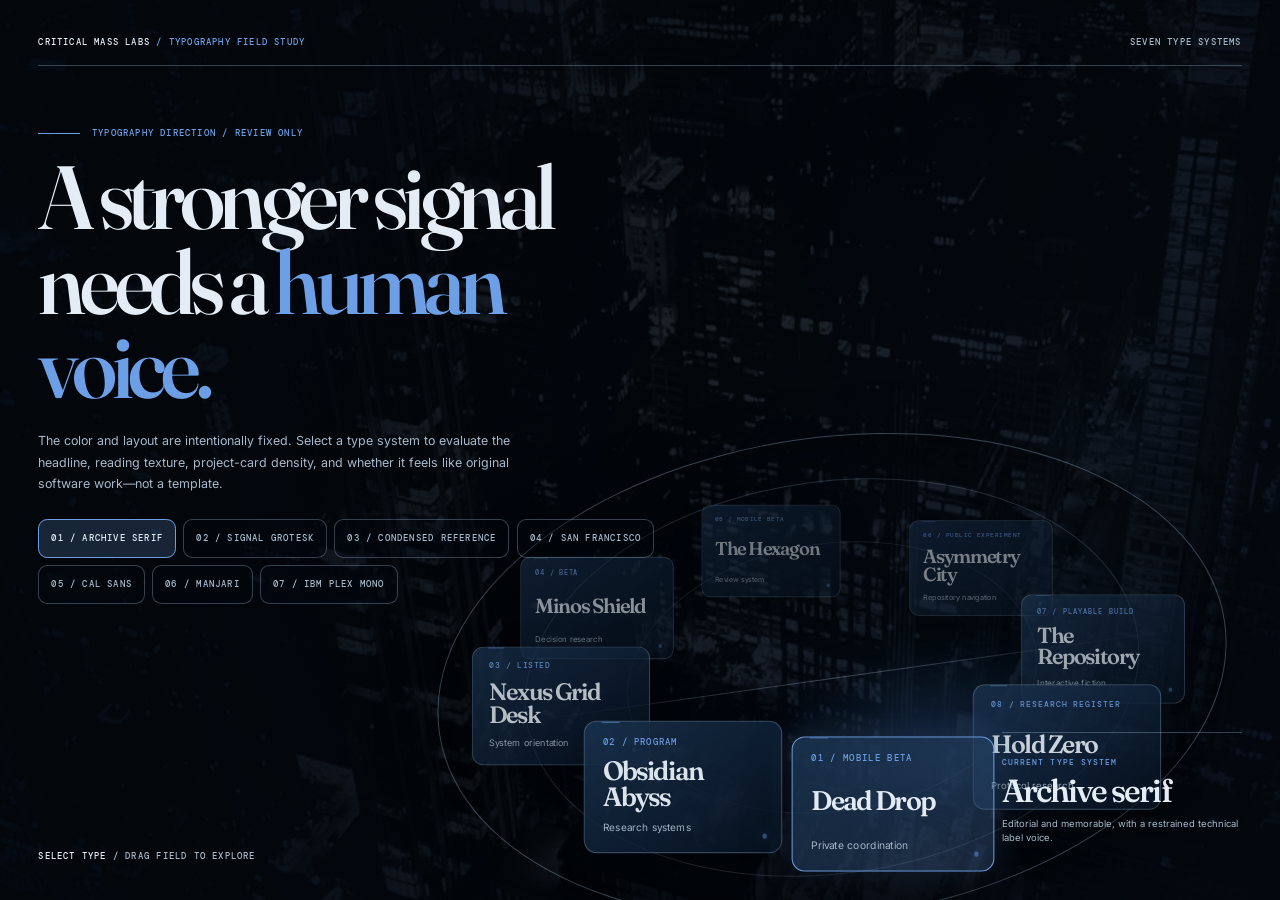
<file: prototypes/orbit-type-studies.html>
<!doctype html>
<html lang="en">
  <head>
    <meta charset="utf-8">
    <meta name="viewport" content="width=device-width, initial-scale=1">
    <title>Critical Mass Labs — Field typography studies</title>
    <link rel="preconnect" href="https://fonts.googleapis.com">
    <link rel="preconnect" href="https://fonts.gstatic.com" crossorigin>
    <link href="https://fonts.googleapis.com/css2?family=Barlow+Condensed:ital,wght@0,500;0,600;1,500&family=DM+Mono:wght@400;500&family=Fraunces:opsz,wght,SOFT@9..144,500..650,0..100&family=Inter:wght@400;500;600&family=IBM+Plex+Mono:wght@400;500&family=Manjari:wght@400;700&family=Space+Grotesk:wght@400;500;600&display=swap" rel="stylesheet">
    <style>
      @font-face { font-family:"Cal Sans Study"; src:url("https://cdn.jsdelivr.net/gh/calcom/sans@9fe03d44f00806aadeb6d3653e37dce358554de0/fonts/calsans-gf-api/CalSans%5BGEOM%2CSHRP%2CYTAS%2Copsz%2Cwght%5D.woff2") format("woff2"); font-style:normal; font-weight:400 700; font-display:swap; }
      :root { color-scheme:dark; --ink:#07111f; --ink-2:#0d223b; --paper:#e4edf5; --soft:#a6b9ca; --line:rgba(188,217,242,.28); --accent:#6c9fe6; --accent-soft:rgba(108,159,230,.2); --panel:rgba(8,20,36,.8); --panel-hi:rgba(26,51,80,.9); --halo:rgba(72,139,225,.25); --label:"DM Mono",monospace; --display:"Fraunces",Georgia,serif; --body:Inter,Arial,sans-serif; --headline-weight:550; --headline-track:-.06em; --headline-line:.94; --card-weight:600; }
      [data-type="signal"] { --label:"IBM Plex Mono",monospace; --display:"Space Grotesk",Arial,sans-serif; --body:"Space Grotesk",Arial,sans-serif; --headline-weight:500; --headline-track:-.065em; --card-weight:500; }
      [data-type="condensed"] { --label:"IBM Plex Mono",monospace; --display:"Barlow Condensed","Arial Narrow",sans-serif; --body:Inter,Arial,sans-serif; --headline-weight:600; --headline-track:-.035em; --card-weight:600; }
      [data-type="sf"] { --label:"SFMono-Regular","SF Mono",ui-monospace,monospace; --display:-apple-system,BlinkMacSystemFont,"SF Pro Display","Helvetica Neue",Arial,sans-serif; --body:-apple-system,BlinkMacSystemFont,"SF Pro Text","Helvetica Neue",Arial,sans-serif; --headline-weight:600; --headline-track:-.07em; --card-weight:600; }
      [data-type="cal"] { --label:"IBM Plex Mono",monospace; --display:"Cal Sans Study",Inter,Arial,sans-serif; --body:Inter,Arial,sans-serif; --headline-weight:650; --headline-track:-.065em; --card-weight:600; }
      [data-type="manjari"] { --label:"IBM Plex Mono",monospace; --display:Manjari,Inter,Arial,sans-serif; --body:Manjari,Inter,Arial,sans-serif; --headline-weight:700; --headline-track:-.055em; --headline-line:1.02; --card-weight:700; }
      [data-type="plex"] { --label:"IBM Plex Mono",monospace; --display:"IBM Plex Mono",monospace; --body:Inter,Arial,sans-serif; --headline-weight:500; --headline-track:-.075em; --headline-line:1.02; --card-weight:500; }
      * { box-sizing:border-box; }
      body { min-width:320px; margin:0; overflow:hidden; background:var(--ink); color:var(--paper); font-family:var(--body); }
      .stage { position:relative; isolation:isolate; display:grid; min-height:100svh; grid-template-rows:auto 1fr auto; overflow:hidden; padding:clamp(1.15rem,3vw,2.6rem); }
      .stage::before { position:absolute; z-index:-3; inset:0; content:""; background:url("../assets/hero-city-night.jpg") 50% 49%/cover no-repeat; filter:grayscale(1) contrast(1.1) brightness(.48); opacity:.62; }.stage::after { position:absolute; z-index:-2; inset:0; content:""; background:radial-gradient(ellipse 72% 85% at 66% 48%,transparent 0,rgba(1,5,13,.22) 46%,var(--ink) 105%),linear-gradient(114deg,var(--ink) 3%,rgba(7,17,31,.64) 50%,var(--ink-2) 120%); mix-blend-mode:multiply; pointer-events:none; }
      .topline { position:relative; z-index:2; display:flex; align-items:center; justify-content:space-between; gap:1rem; padding-bottom:1.1rem; border-bottom:1px solid var(--line); }.brand,.index,.type-choice button,.eyebrow,.hint { font:500 .58rem/1 var(--label); letter-spacing:.13em; text-transform:uppercase; }.brand { margin:0; color:var(--paper); }.brand i { color:var(--accent); font-style:normal; }.index { margin:0; color:var(--soft); }
      .intro { position:relative; z-index:2; align-self:start; max-width:39rem; padding-top:clamp(2.1rem,7vh,6rem); }.eyebrow { display:flex; gap:.75rem; align-items:center; margin:0 0 1.05rem; color:var(--accent); }.eyebrow::before { width:2.6rem; height:1px; content:""; background:currentColor; }h1 { max-width:10ch; margin:0; font:var(--headline-weight) clamp(3.25rem,7vw,7.1rem)/var(--headline-line) var(--display); letter-spacing:var(--headline-track); font-optical-sizing:auto; }h1 em { color:var(--accent); font-style:normal; }.lead { max-width:32rem; margin:1.4rem 0 0; color:var(--soft); font-size:clamp(.78rem,.95vw,.94rem); line-height:1.7; }
      .type-choice { position:relative; z-index:3; display:flex; flex-wrap:wrap; gap:.45rem; margin-top:1.55rem; }.type-choice button { min-height:2.45rem; padding:0 .75rem; border:1px solid var(--line); border-radius:.58rem; background:rgba(3,10,20,.28); color:var(--soft); cursor:pointer; transition:background .18s ease,border-color .18s ease,color .18s ease,transform .18s ease; }.type-choice button:hover,.type-choice button:focus-visible,.type-choice button[aria-pressed="true"] { border-color:var(--accent); background:var(--accent-soft); color:var(--paper); outline:none; }.type-choice button:hover { transform:translateY(-1px); }
      .orbit-shell { position:absolute; z-index:1; right:clamp(1.1rem,4vw,4rem); bottom:clamp(-2.5rem,-2vh,-.5rem); width:min(62vw,56rem); aspect-ratio:1.65/1; touch-action:none; user-select:none; cursor:grab; }.orbit-shell.is-dragging { cursor:grabbing; }.orbit-shell::before { position:absolute; inset:4% 3%; content:""; border-radius:50%; background:radial-gradient(ellipse 36% 27% at var(--light-x,58%) var(--light-y,58%),var(--halo),transparent 72%); filter:blur(1.5rem); pointer-events:none; }.orbit { position:absolute; inset:0; border:1px solid var(--line); border-radius:50%; box-shadow:0 1.2rem 4rem rgba(0,0,0,.35),inset 0 0 6rem rgba(0,0,0,.5); transform:rotate(-8deg); }.orbit::before,.orbit::after { position:absolute; inset:9% 11%; content:""; border:1px solid var(--line); border-radius:50%; opacity:.58; }.orbit::after { inset:22% 24%; opacity:.35; }.axis { position:absolute; top:50%; left:5%; width:90%; height:1px; background:linear-gradient(90deg,transparent,var(--line),transparent); transform:rotate(-8deg); }
      .card { position:absolute; display:flex; flex-direction:column; justify-content:space-between; width:clamp(10.15rem,15vw,15rem); min-height:clamp(6.55rem,10vw,9.1rem); padding:1rem 1.1rem; border:1px solid var(--line); border-radius:.78rem; background:linear-gradient(145deg,var(--panel-hi),var(--panel)); box-shadow:0 1rem 2.8rem rgba(0,0,0,.34); color:var(--paper); text-decoration:none; transform:translate(-50%,-50%) scale(var(--scale,1)); opacity:var(--opacity,1); transition:transform .22s ease,border-color .22s ease,background .22s ease,box-shadow .22s ease; }.card:hover,.card:focus-visible,.card.is-selected { z-index:10; border-color:var(--accent); background:linear-gradient(145deg,var(--panel-hi),var(--accent-soft)); box-shadow:0 1.1rem 3.2rem rgba(0,0,0,.42),0 0 2rem var(--accent-soft); outline:none; }.card::before { position:absolute; top:0; left:1rem; width:1.1rem; height:1px; content:""; border-radius:0 0 1rem 1rem; background:var(--accent); opacity:.5; transform-origin:left center; animation:signal 4.6s ease-in-out infinite; }.card::after { position:absolute; right:.85rem; bottom:.8rem; width:.3rem; height:.3rem; content:""; border-radius:50%; background:var(--accent); box-shadow:0 0 .75rem var(--accent); opacity:.48; animation:beacon 4.6s ease-in-out infinite; }.card:nth-of-type(2)::before,.card:nth-of-type(2)::after { animation-delay:-.7s; }.card:nth-of-type(3)::before,.card:nth-of-type(3)::after { animation-delay:-1.4s; }.card:nth-of-type(4)::before,.card:nth-of-type(4)::after { animation-delay:-2.1s; }.card:nth-of-type(5)::before,.card:nth-of-type(5)::after { animation-delay:-2.8s; }.card:nth-of-type(6)::before,.card:nth-of-type(6)::after { animation-delay:-3.5s; }.card:nth-of-type(7)::before,.card:nth-of-type(7)::after { animation-delay:-4.1s; }.card:nth-of-type(8)::before,.card:nth-of-type(8)::after { animation-delay:-4.45s; }.card small { color:var(--accent); font:500 .52rem/1 var(--label); letter-spacing:.12em; text-transform:uppercase; }.card strong { margin-top:.55rem; font:var(--card-weight) clamp(1.25rem,2vw,2rem)/.98 var(--display); letter-spacing:var(--headline-track); }.card span { margin-top:.55rem; color:var(--soft); font-size:.61rem; line-height:1.45; }
      .status { position:absolute; z-index:2; right:clamp(1.15rem,3vw,2.6rem); bottom:clamp(2rem,6vh,5rem); width:min(15rem,28vw); padding-top:1rem; border-top:1px solid var(--line); pointer-events:none; }.status small { color:var(--accent); font:500 .53rem var(--label); letter-spacing:.13em; text-transform:uppercase; }.status strong { display:block; margin-top:.45rem; font:var(--headline-weight) clamp(1.45rem,2.5vw,2.5rem)/.95 var(--display); letter-spacing:var(--headline-track); }.status p { margin:.65rem 0 0; color:var(--soft); font-size:.59rem; line-height:1.55; }.hint { position:relative; z-index:2; margin:0; color:var(--soft); }.hint b { color:var(--paper); font-weight:500; }
      @keyframes signal { 0%,12%,100% { opacity:.3; transform:scaleX(.65); } 4% { opacity:.9; transform:scaleX(1.55); } 8% { opacity:.45; transform:scaleX(.9); } } @keyframes beacon { 0%,12%,100% { opacity:.35; transform:scale(1); } 4% { opacity:1; transform:scale(1.65); } 8% { opacity:.55; transform:scale(1.08); } }
      @media (max-width:760px) { .stage { padding:1.15rem; }.brand { font-size:.55rem; }.index { font-size:.48rem; }.intro { max-width:21rem; padding-top:2.05rem; }h1 { max-width:9ch; font-size:clamp(3rem,14vw,4.6rem); }.lead { max-width:18rem; margin-top:1rem; font-size:.72rem; }.type-choice { max-width:19rem; margin-top:1.15rem; }.type-choice button { min-height:2.2rem; padding:0 .58rem; font-size:.47rem; }.orbit-shell { right:-13rem; bottom:6rem; width:48rem; aspect-ratio:1.5/1; }.card { width:9.4rem; min-height:6.1rem; padding:.8rem; }.card strong { font-size:1.3rem; }.card span { font-size:.48rem; }.status { right:1.15rem; bottom:1.45rem; width:11.5rem; }.status p { display:none; }.hint { display:none; } }
      @media (max-height:540px) and (min-aspect-ratio:1/1) { .stage { padding:1rem 1.35rem; }.intro { max-width:24rem; padding-top:1.1rem; } h1 { max-width:16ch; font-size:clamp(1.8rem,4vw,2.6rem); }.lead { max-width:23rem; margin-top:.5rem; font-size:.54rem; }.type-choice { max-width:23rem; margin-top:.55rem; gap:.32rem; }.type-choice button { min-height:1.65rem; padding:0 .46rem; font-size:.38rem; }.orbit-shell { right:-2.5rem; bottom:3rem; width:min(62vw,39rem); aspect-ratio:1.8/1; }.card { width:8.6rem; min-height:5.6rem; padding:.7rem; }.card strong { font-size:1.15rem; }.card span { display:none; }.status { display:none; } }
      @media (prefers-reduced-motion:reduce) { .card,.type-choice button { transition:none; }.card::before,.card::after { animation:none; } }
    </style>
  </head>
  <body data-type="archive">
    <main class="stage">
      <header class="topline"><p class="brand">Critical Mass Labs <i>/ typography field study</i></p><p class="index">seven type systems</p></header>
      <section class="intro" aria-labelledby="study-title"><p class="eyebrow">Typography direction / review only</p><h1 id="study-title">A stronger signal needs a <em>human voice.</em></h1><p class="lead">The color and layout are intentionally fixed. Select a type system to evaluate the headline, reading texture, project-card density, and whether it feels like original software work—not a template.</p><div class="type-choice" aria-label="Choose a typography system"><button type="button" data-type-choice="archive" aria-pressed="true">01 / Archive serif</button><button type="button" data-type-choice="signal" aria-pressed="false">02 / Signal grotesk</button><button type="button" data-type-choice="condensed" aria-pressed="false">03 / Condensed reference</button><button type="button" data-type-choice="sf" aria-pressed="false">04 / San Francisco</button><button type="button" data-type-choice="cal" aria-pressed="false">05 / Cal Sans</button><button type="button" data-type-choice="manjari" aria-pressed="false">06 / Manjari</button><button type="button" data-type-choice="plex" aria-pressed="false">07 / IBM Plex Mono</button></div></section>
      <div class="orbit-shell" id="orbit" aria-label="Interactive project orbit"><div class="orbit" aria-hidden="true"></div><div class="axis" aria-hidden="true"></div><a class="card is-selected" href="#dead-drop"><small>01 / mobile beta</small><strong>Dead Drop</strong><span>Private coordination</span></a><a class="card" href="#obsidian"><small>02 / program</small><strong>Obsidian Abyss</strong><span>Research systems</span></a><a class="card" href="#nexus"><small>03 / listed</small><strong>Nexus Grid Desk</strong><span>System orientation</span></a><a class="card" href="#minos"><small>04 / beta</small><strong>Minos Shield</strong><span>Decision research</span></a><a class="card" href="#hexagon"><small>05 / mobile beta</small><strong>The Hexagon</strong><span>Review system</span></a><a class="card" href="#asymmetry"><small>06 / public experiment</small><strong>Asymmetry City</strong><span>Repository navigation</span></a><a class="card" href="#repository"><small>07 / playable build</small><strong>The Repository</strong><span>Interactive fiction</span></a><a class="card" href="#hold-zero"><small>08 / research register</small><strong>Hold Zero</strong><span>Protocol research</span></a></div>
      <aside class="status" aria-live="polite"><small>Current type system</small><strong id="type-name">Archive serif</strong><p id="type-note">Editorial and memorable, with a restrained technical label voice.</p></aside><p class="hint"><b>Select type</b> / drag field to explore</p>
    </main>
    <script>
      const orbit=document.querySelector('#orbit'),cards=[...document.querySelectorAll('.card')],choices=[...document.querySelectorAll('[data-type-choice]')],name=document.querySelector('#type-name'),note=document.querySelector('#type-note');
      const typeCopy={archive:['Archive serif','Editorial and memorable, with a restrained technical label voice.'],signal:['Signal grotesk','Clear and modern without relying on the generic dashboard look.'],condensed:['Condensed reference','Sharper and more physical; included to compare against the existing direction, not presumed final.'],sf:['San Francisco','Native on your iPhone: calm, direct, and product-grade. Other devices use their closest system fallback.'],cal:['Cal Sans','A product-facing geometric sans with a more deliberate personality than generic UI text.'],manjari:['Manjari','Rounded and open with a softer rhythm; included as a genuine contrast to the sharp systems.'],plex:['IBM Plex Mono','Deliberately monospaced. Useful for testing whether a technical headline is too encoded for the main site.']};let rotation=1.35,startX=0,startRotation=0,dragging=false,moved=false,tickIndex=null,audioContext=null;
      function playDetent(){const AudioContextClass=window.AudioContext||window.webkitAudioContext;if(!AudioContextClass)return;audioContext??=new AudioContextClass();if(audioContext.state==='suspended')audioContext.resume();const now=audioContext.currentTime,oscillator=audioContext.createOscillator(),gain=audioContext.createGain();oscillator.type='triangle';oscillator.frequency.setValueAtTime(780,now);gain.gain.setValueAtTime(.0001,now);gain.gain.exponentialRampToValueAtTime(.018,now+.002);gain.gain.exponentialRampToValueAtTime(.0001,now+.03);oscillator.connect(gain).connect(audioContext.destination);oscillator.start(now);oscillator.stop(now+.035);}
      function tickForRotation(){const nextTick=Math.round(rotation/(Math.PI*2/cards.length));if(tickIndex===nextTick)return;tickIndex=nextTick;playDetent();}
      function render(){const box=orbit.getBoundingClientRect(),rx=box.width*.35,ry=box.height*.27;orbit.style.setProperty('--light-x',`${(57+Math.cos(rotation-.55)*14).toFixed(2)}%`);orbit.style.setProperty('--light-y',`${(57+Math.sin(rotation-.55)*10).toFixed(2)}%`);cards.forEach((card,i)=>{const angle=rotation+i/cards.length*Math.PI*2,depth=(Math.sin(angle)+1)/2;card.style.left=`${box.width/2+Math.cos(angle)*rx}px`;card.style.top=`${box.height/2+Math.sin(angle)*ry}px`;card.style.setProperty('--scale',(.72+depth*.34).toFixed(3));card.style.setProperty('--opacity',(.48+depth*.52).toFixed(3));card.style.zIndex=String(Math.round(depth*20));});}
      choices.forEach(button=>button.addEventListener('click',()=>{const type=button.dataset.typeChoice;document.body.dataset.type=type;choices.forEach(item=>item.setAttribute('aria-pressed',String(item===button)));[name.textContent,note.textContent]=typeCopy[type];history.replaceState(null,'',`#${type}`);}));orbit.addEventListener('pointerdown',event=>{startX=event.clientX;startRotation=rotation;dragging=true;moved=false;tickIndex=Math.round(rotation/(Math.PI*2/cards.length));orbit.classList.add('is-dragging');orbit.setPointerCapture(event.pointerId);});orbit.addEventListener('pointermove',event=>{if(!dragging)return;const delta=event.clientX-startX;moved ||= Math.abs(delta)>5;rotation=startRotation+delta/Math.max(180,orbit.clientWidth*.45);if(moved)tickForRotation();render();});orbit.addEventListener('pointerup',event=>{dragging=false;orbit.classList.remove('is-dragging');orbit.releasePointerCapture?.(event.pointerId);});cards.forEach(card=>card.addEventListener('click',event=>{event.preventDefault();if(!moved){cards.forEach(item=>item.classList.toggle('is-selected',item===card));}}));addEventListener('resize',render,{passive:true});const initial=location.hash.slice(1);if(typeCopy[initial])document.querySelector(`[data-type-choice="${initial}"]`).click();render();
    </script>
  </body>
</html>
</file>
